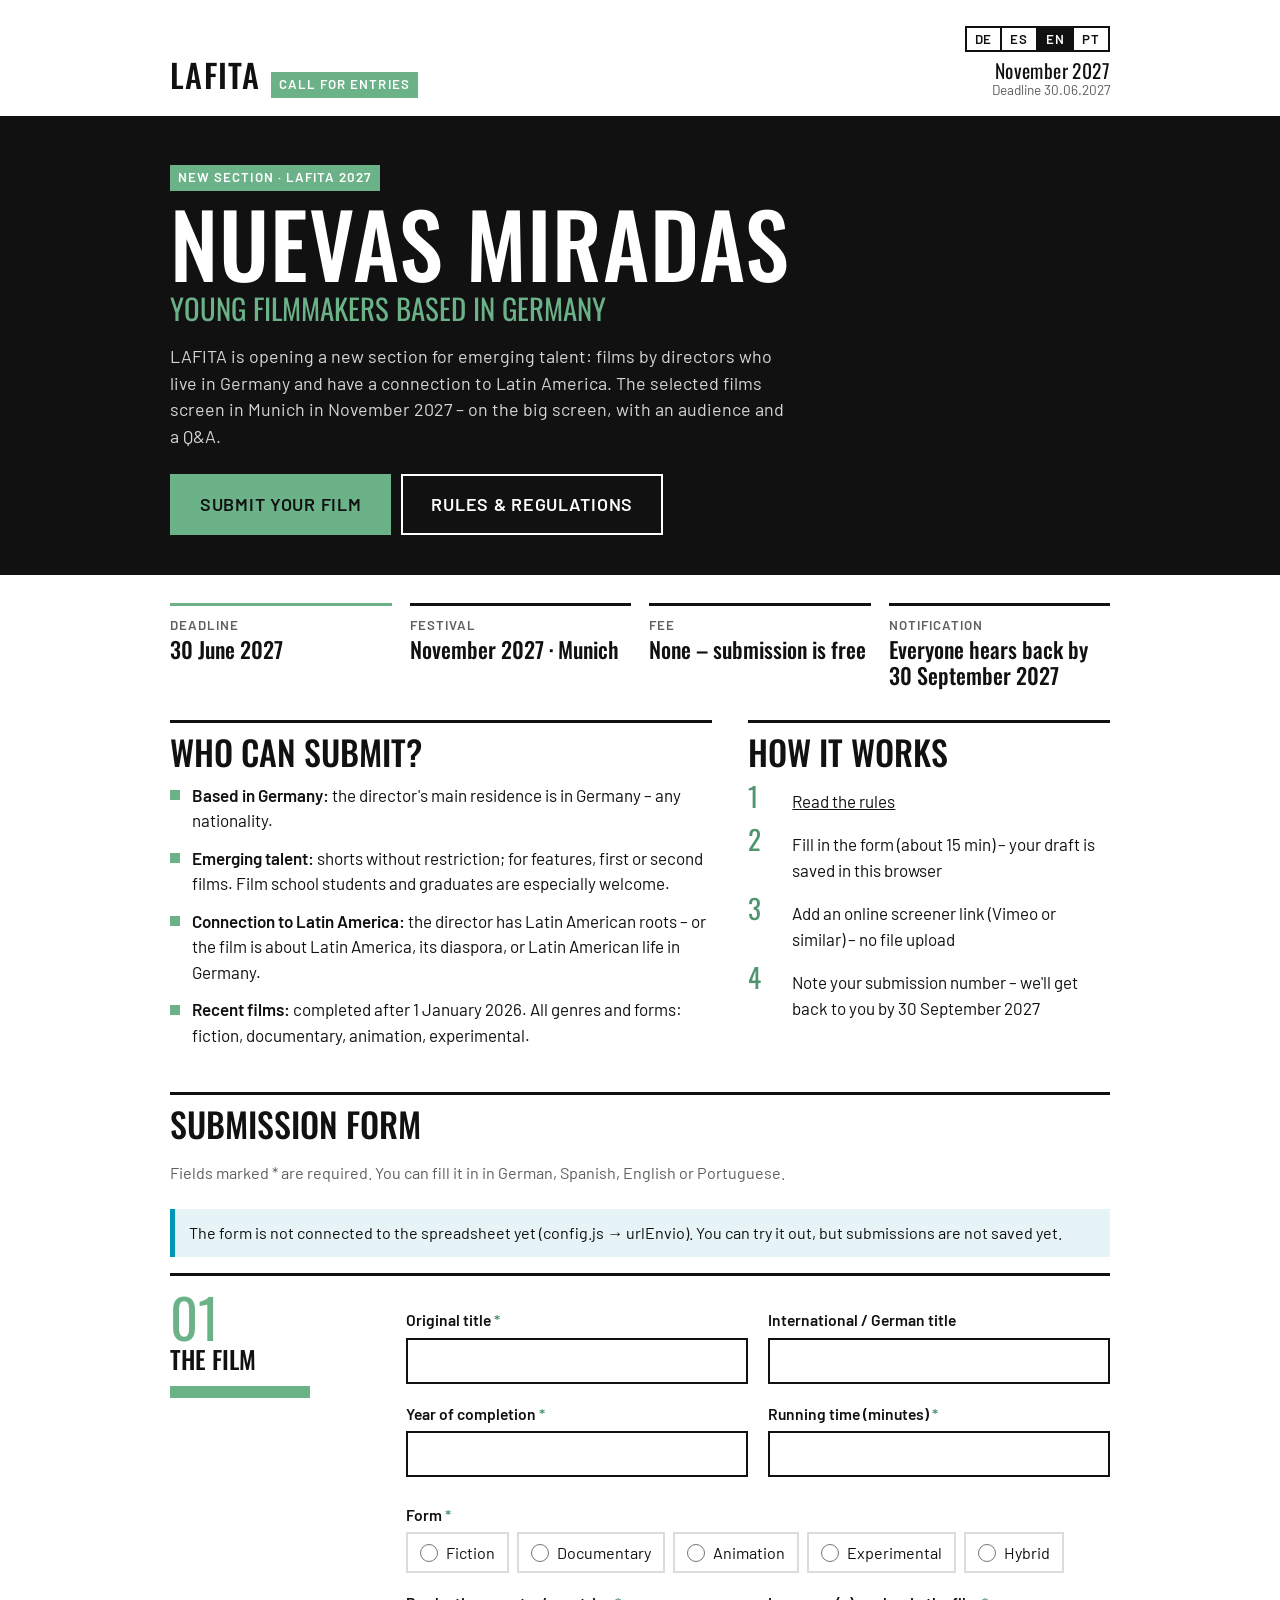
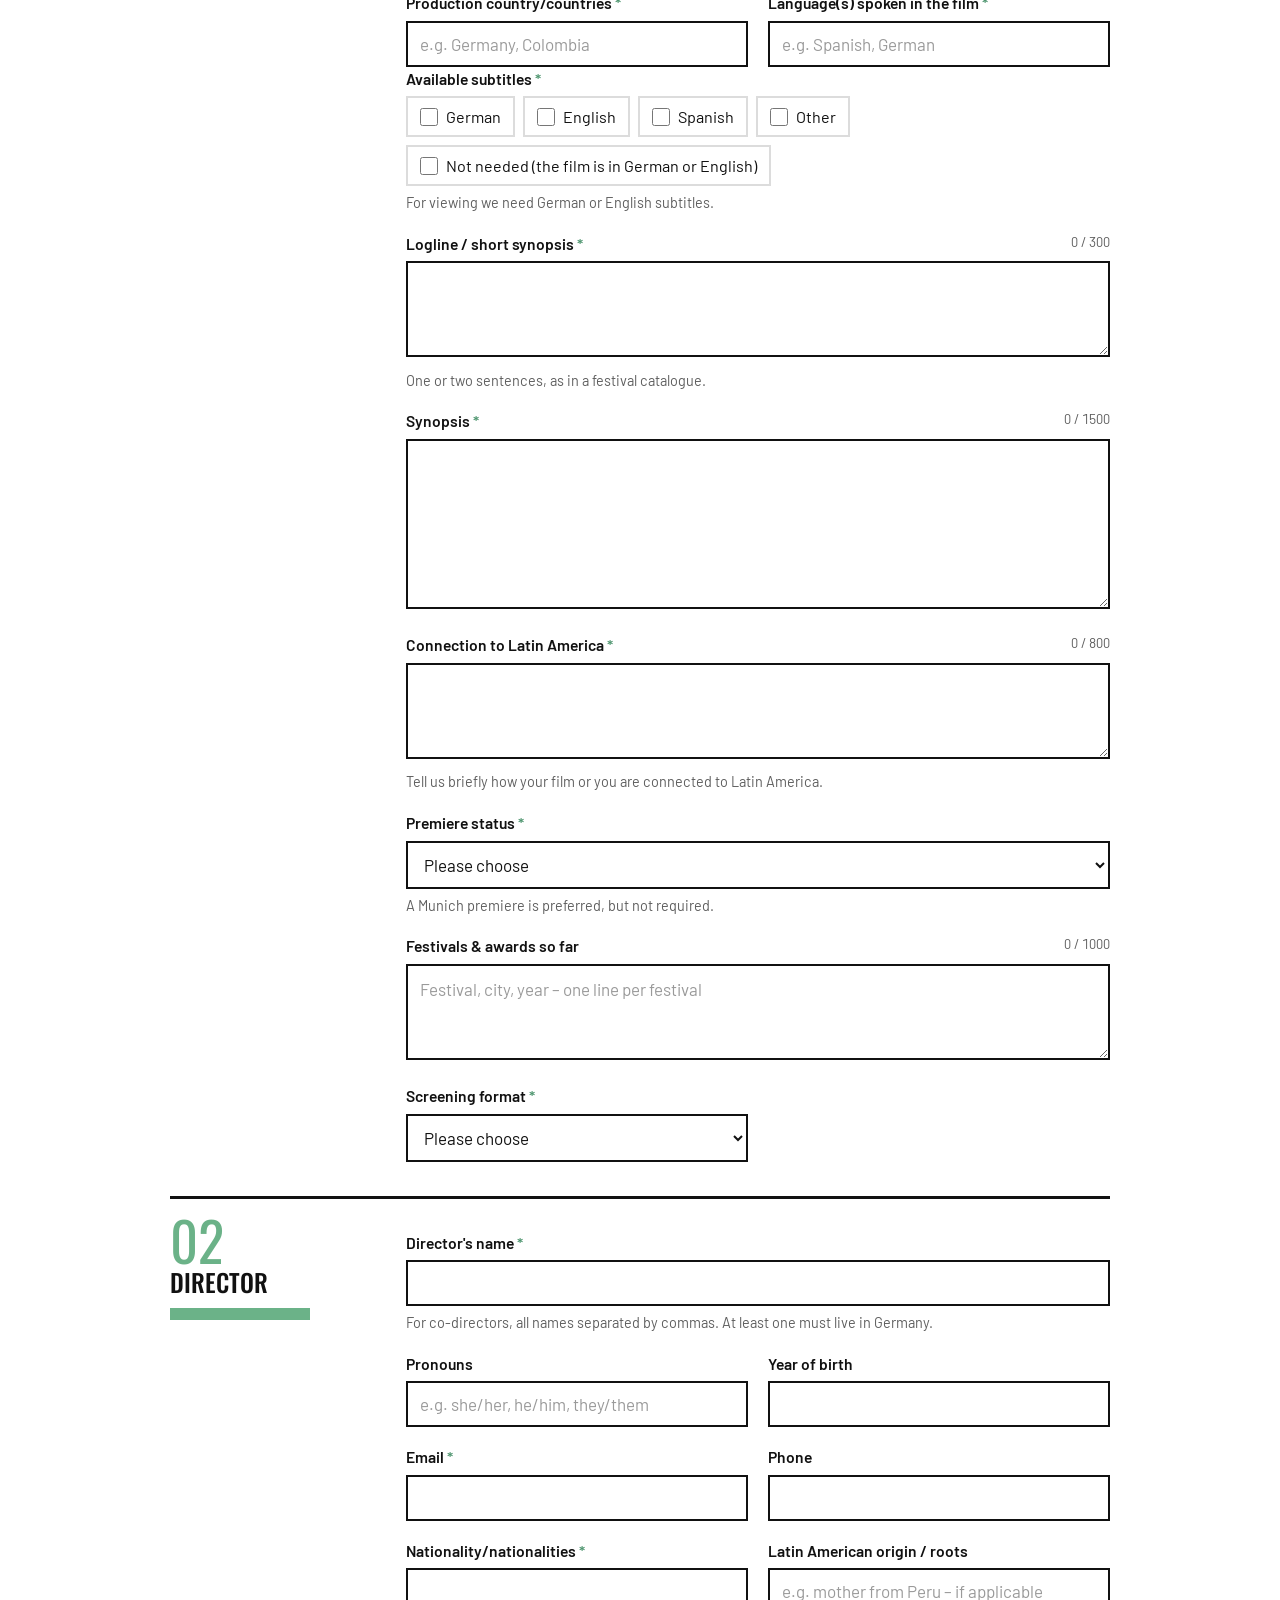
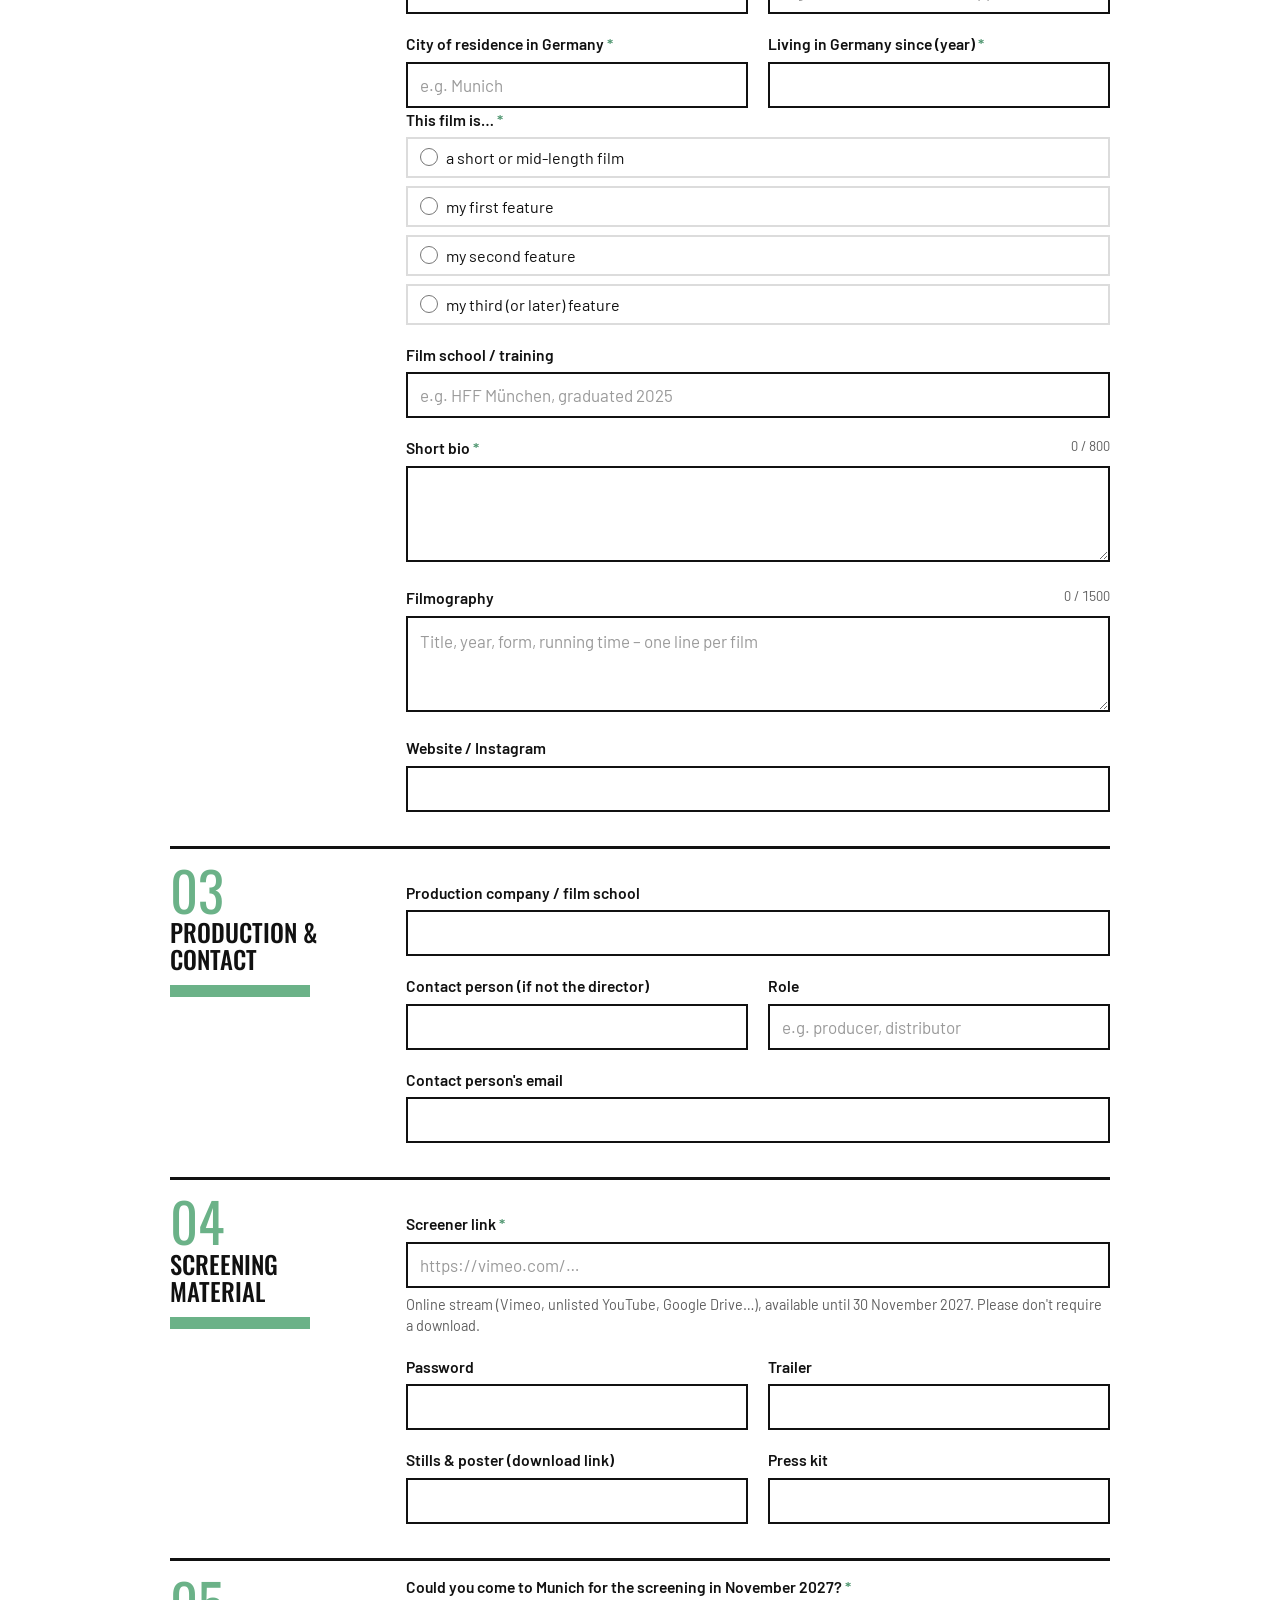
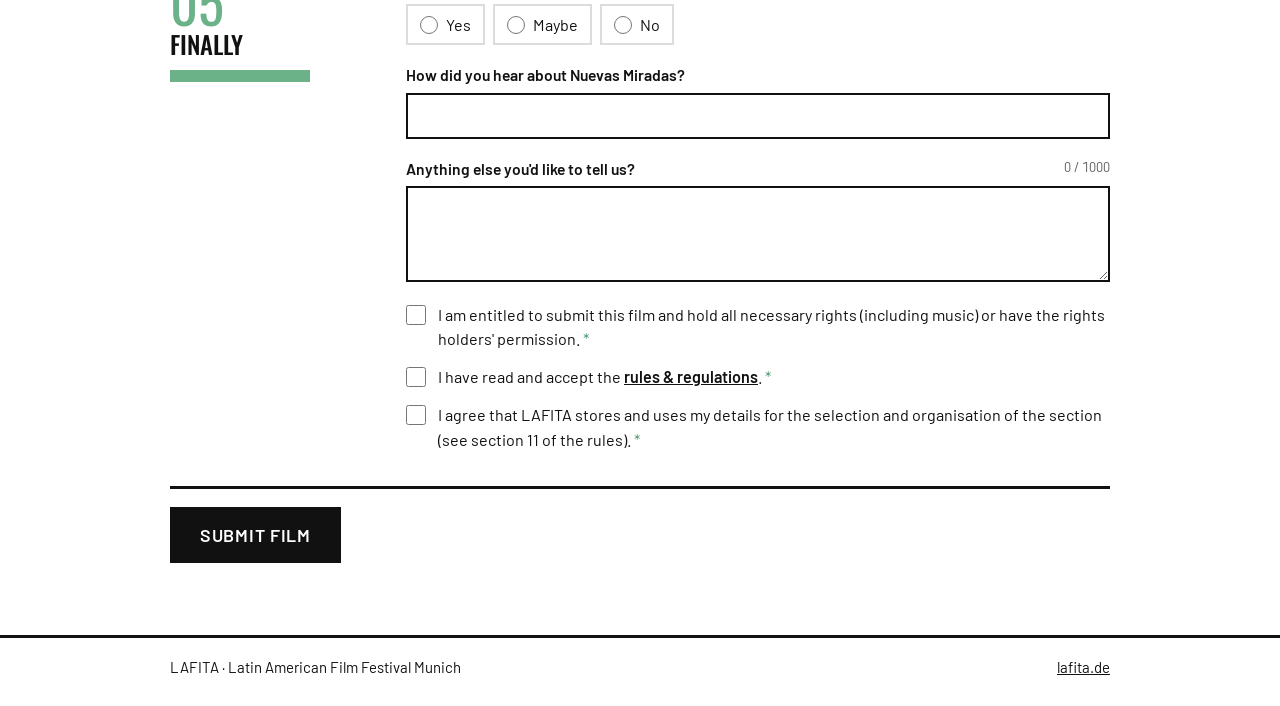
<file: index.html>
<!DOCTYPE html>
<html lang="de">
<head>
<meta charset="UTF-8">
<meta name="viewport" content="width=device-width, initial-scale=1.0">
<title>Nuevas Miradas — LAFITA Call for Entries</title>
<meta name="description" content="Nuevas Miradas: neue Sektion der Lateinamerikanischen Filmtage München für junge Filmschaffende aus Deutschland. Kostenlose Einreichung.">
<link rel="preconnect" href="https://fonts.googleapis.com">
<link rel="preconnect" href="https://fonts.gstatic.com" crossorigin>
<link rel="stylesheet" href="https://fonts.googleapis.com/css2?family=Barlow:wght@300;400;600&family=Oswald:wght@400;500&display=swap">
<link rel="stylesheet" href="style.css">
</head>
<body>

<header class="site-header">
  <div class="inner">
    <a class="brand" href="index.html"><span class="wordmark">LAFITA</span><span class="tag" data-i18n="tag"></span></a>
    <div class="header-right">
      <div class="lang-switch"></div>
      <div class="header-dates"><span data-i18n="header_month"></span><small data-i18n="header_sub"></small></div>
    </div>
  </div>
</header>

<section class="hero">
  <div class="inner">
    <p class="kicker" data-i18n="kicker"></p>
    <h1 data-i18n="hero_title"></h1>
    <p class="sub" data-i18n="hero_sub"></p>
    <p class="lead" data-i18n="hero_lead"></p>
    <div class="hero-actions">
      <a class="btn big" href="#form" id="cta" data-i18n="hero_cta"></a>
      <a class="btn big secondary" href="bases.html" data-i18n="hero_rules"></a>
    </div>
  </div>
</section>

<div class="facts">
  <div class="fact"><div class="label" data-i18n="fact_deadline"></div><div class="val" data-i18n="fact_deadline_val"></div></div>
  <div class="fact"><div class="label" data-i18n="fact_festival"></div><div class="val" data-i18n="fact_festival_val"></div></div>
  <div class="fact"><div class="label" data-i18n="fact_fee"></div><div class="val" data-i18n="fact_fee_val"></div></div>
  <div class="fact"><div class="label" data-i18n="fact_notify"></div><div class="val" data-i18n="fact_notify_val"></div></div>
</div>

<main>
  <div class="info-grid info">
    <section>
      <h2 class="section-h" data-i18n="who_title"></h2>
      <ul class="who">
        <li data-i18n="who_1"></li>
        <li data-i18n="who_2"></li>
        <li data-i18n="who_3"></li>
        <li data-i18n="who_4"></li>
      </ul>
    </section>
    <section>
      <h2 class="section-h" data-i18n="how_title"></h2>
      <ol class="steps">
        <li><a href="bases.html" data-i18n="how_1"></a></li>
        <li data-i18n="how_2"></li>
        <li data-i18n="how_3"></li>
        <li data-i18n="how_4"></li>
      </ol>
      <p class="hint contact" data-i18n="contact_line"></p>
    </section>
  </div>

  <!-- Convocatoria cerrada -->
  <div id="cerrada" class="hidden">
    <h2 class="section-h" data-i18n="closed_title"></h2>
    <p data-i18n="closed_text"></p>
  </div>

  <!-- Formulario -->
  <form id="form" novalidate>
    <div class="form-head">
      <h2 class="section-h" style="flex:1 1 100%" data-i18n="form_title"></h2>
      <p data-i18n="form_intro"></p>
    </div>
    <div id="aviso-config" class="alert info hidden" data-i18n="notconf"></div>
    <div id="aviso-borrador" class="alert success hidden"><span data-i18n="draft_restored"></span><button type="button" class="link-btn" id="btn-borrar" data-i18n="draft_clear"></button></div>

    <div id="bloques"></div>

    <!-- Trampa para robots: las personas no ven este campo -->
    <div class="hp" aria-hidden="true"><label for="website">Website</label><input type="text" id="website" name="website" tabindex="-1" autocomplete="off"></div>

    <div class="form-actions">
      <button type="submit" class="btn big" id="btn-enviar" data-i18n="btn_send"></button>
      <div id="resumen" class="alert error hidden" role="alert"></div>
    </div>
  </form>

  <!-- Confirmación -->
  <section id="hecho" class="done hidden" tabindex="-1">
    <h2 data-i18n="ok_title"></h2>
    <p id="ok-text"></p>
    <div class="code-box">
      <div class="label" data-i18n="ok_code"></div>
      <div class="code" id="ok-code"></div>
    </div>
    <p class="small" data-i18n="ok_note"></p>
    <div class="done-actions">
      <button type="button" class="btn" onclick="window.print()" data-i18n="ok_print"></button>
      <button type="button" class="btn secondary" id="btn-otra" data-i18n="ok_new"></button>
    </div>
  </section>
</main>

<footer class="site-footer">
  <div class="inner">
    <span data-i18n="footer_name"></span>
    <span><a href="https://lafita.de">lafita.de</a></span>
  </div>
</footer>

<script src="config.js"></script>
<script src="i18n.js"></script>
<script src="campos.js"></script>
<script src="formulario.js"></script>
</body>
</html>
</file>
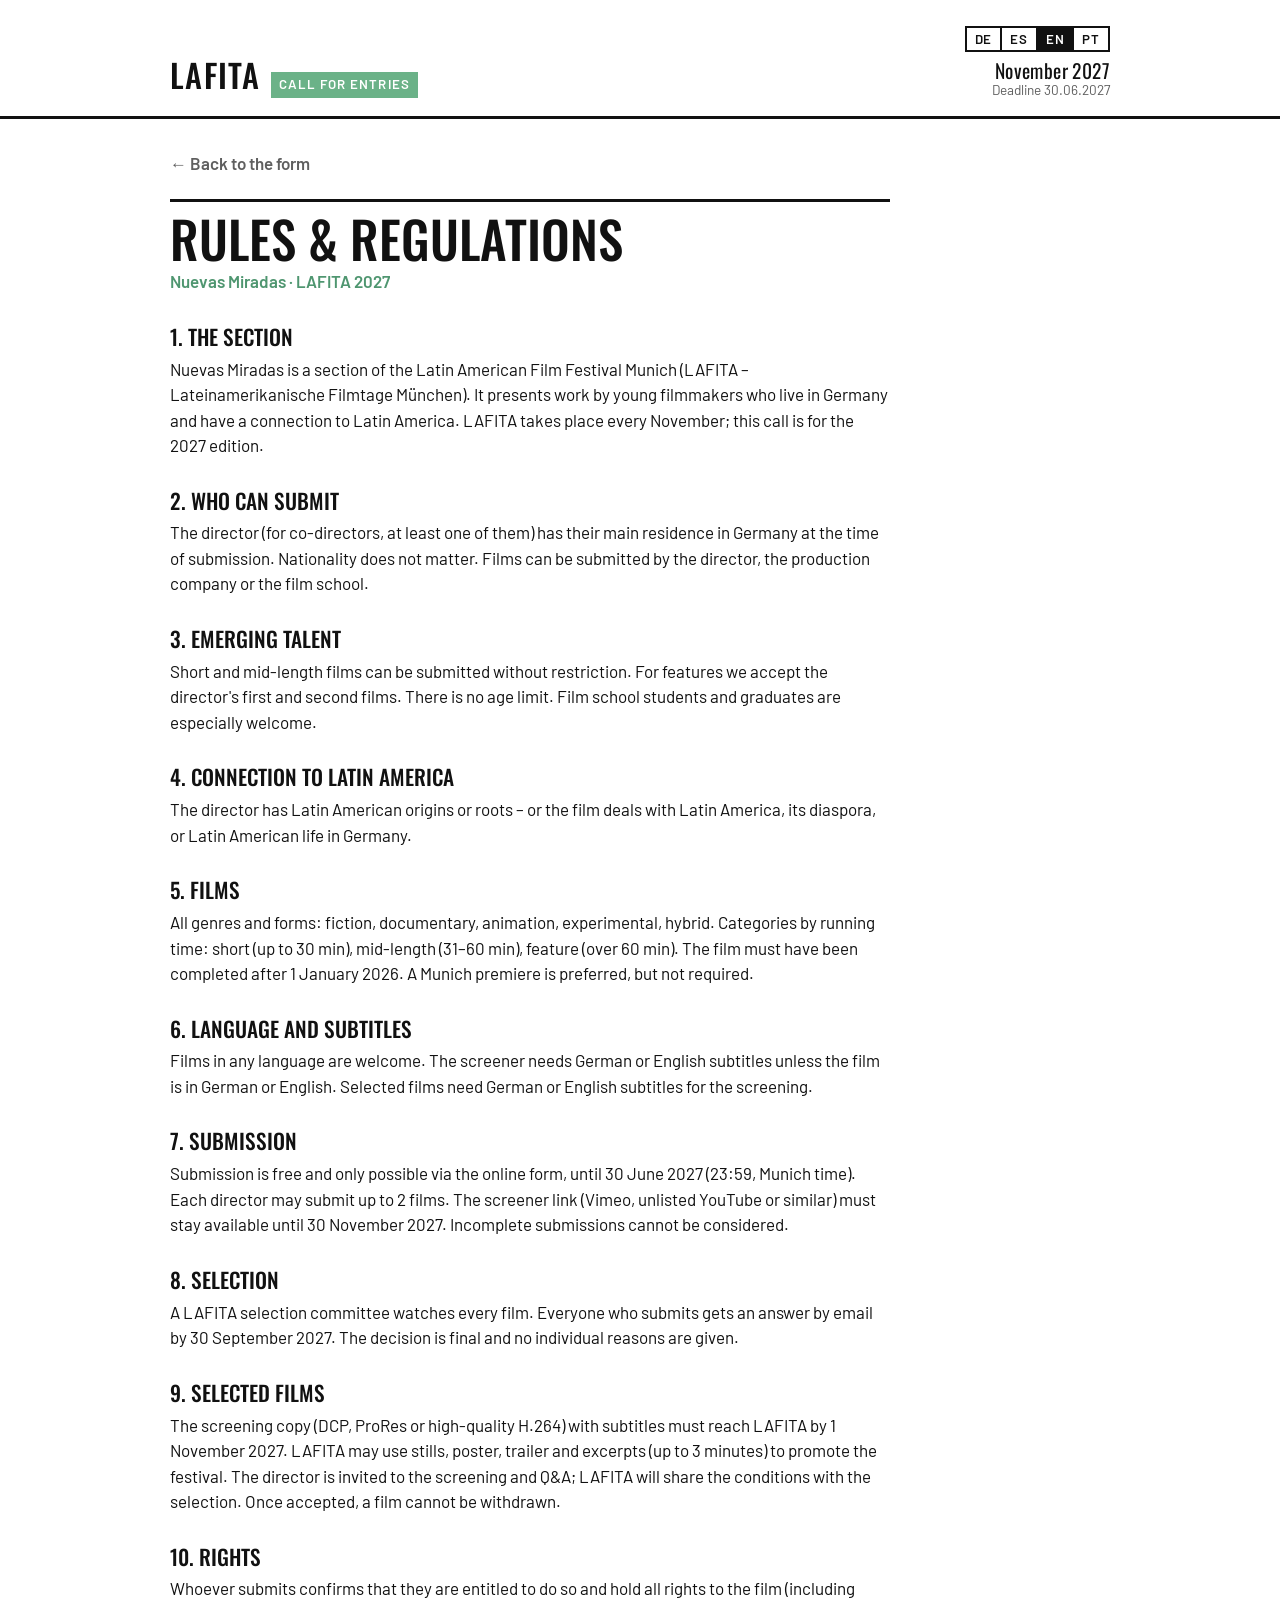
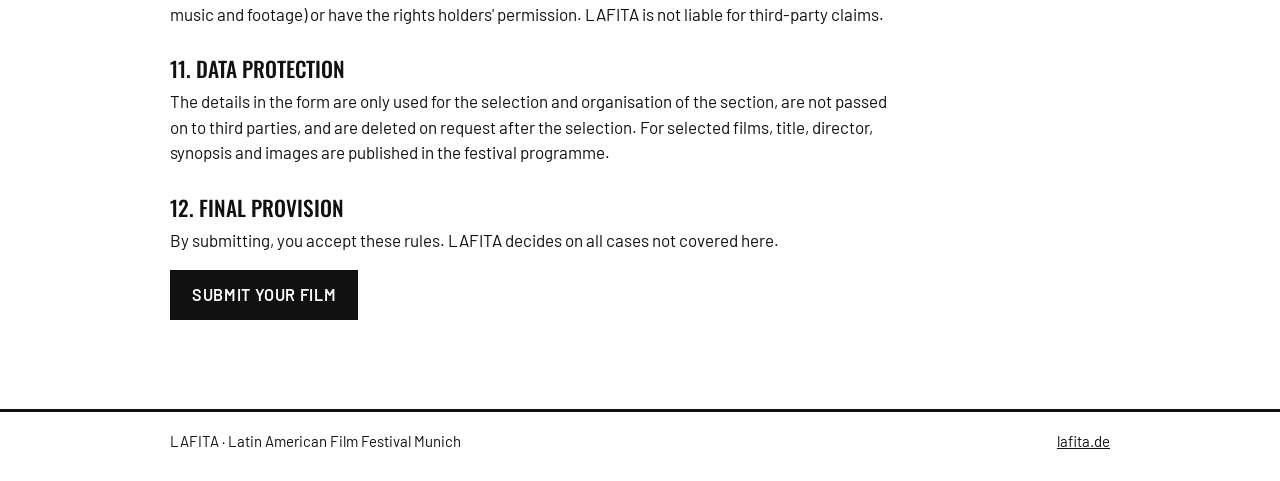
<file: bases.html>
<!DOCTYPE html>
<html lang="de">
<head>
<meta charset="UTF-8">
<meta name="viewport" content="width=device-width, initial-scale=1.0">
<title>Nuevas Miradas — Teilnahmebedingungen</title>
<link rel="preconnect" href="https://fonts.googleapis.com">
<link rel="preconnect" href="https://fonts.gstatic.com" crossorigin>
<link rel="stylesheet" href="https://fonts.googleapis.com/css2?family=Barlow:wght@300;400;600&family=Oswald:wght@400;500&display=swap">
<link rel="stylesheet" href="style.css">
</head>
<body>

<header class="site-header">
  <div class="inner">
    <a class="brand" href="index.html"><span class="wordmark">LAFITA</span><span class="tag" data-i18n="tag"></span></a>
    <div class="header-right">
      <div class="lang-switch"></div>
      <div class="header-dates"><span data-i18n="header_month"></span><small data-i18n="header_sub"></small></div>
    </div>
  </div>
</header>

<main>
  <a class="back-link" href="index.html#form" data-i18n="back_form"></a>
  <article class="rules" id="rules"></article>
  <p class="hint contact" data-i18n="contact_line"></p>
  <p><a class="btn" href="index.html#form" data-i18n="hero_cta"></a></p>
</main>

<footer class="site-footer">
  <div class="inner">
    <span data-i18n="footer_name"></span>
    <span><a href="https://lafita.de">lafita.de</a></span>
  </div>
</footer>

<script src="config.js"></script>
<script src="i18n.js"></script>
<script>
  const puntos = Array.from({ length: 12 }, (_, i) =>
    `<h2 data-i18n="r${i + 1}_h"></h2><p data-i18n="r${i + 1}"></p>`).join('');
  document.getElementById('rules').innerHTML =
    `<h1 data-i18n="rules_title"></h1><p class="sub" data-i18n="rules_sub"></p>${puntos}`;
  document.querySelectorAll('.contact').forEach(el => { el.hidden = !CONVOCATORIA.contacto; });
  initLangSwitch();
  const actualizarTitulo = () => { document.title = `Nuevas Miradas — ${t('rules_title')}`; };
  actualizarTitulo();
  document.addEventListener('langchange', actualizarTitulo);
</script>
</body>
</html>
</file>
<file: style.css>
/* ============================================================
   LAFITA · Nuevas Miradas — convocatoria
   Mismo estilo que LAFITA Tickets / lafita.de:
   blanco + negro, con verde como único acento.
   Títulos: condensada en mayúsculas (Oswald ≈ Gobold)
   Texto: Barlow (≈ DIN Pro)
   ============================================================ */

:root {
  --ink: #111111;
  --paper: #ffffff;
  --green: #6bb288;
  --green-dark: #4f9670;
  --green-soft: #eaf4ee;
  --lime: #d0d500;
  --teal: #0098b2;
  --grey: #5f5f5f;
  --line: #dcdcdc;
  --error: #b3261e;
  --warn: #9a6b00;

  --font-title: "Oswald", "Bebas Neue", "Arial Narrow", Impact, sans-serif;
  --font-body: "Barlow", "DIN Pro", "D-DIN", "Helvetica Neue", Arial, sans-serif;

  --max: 980px;
}

* { box-sizing: border-box; }

html, body {
  margin: 0;
  background: var(--paper);
  color: var(--ink);
  font-family: var(--font-body);
  font-size: 17px;
  line-height: 1.5;
  -webkit-font-smoothing: antialiased;
}
html { scroll-behavior: smooth; }

a { color: inherit; }
.hidden { display: none !important; }
:focus-visible { outline: 3px solid var(--teal); outline-offset: 2px; }

/* ---------- Cabecera ---------- */
.site-header { border-bottom: 3px solid var(--ink); }
.site-header .inner {
  max-width: var(--max);
  margin: 0 auto;
  padding: 26px 20px 18px;
  display: flex;
  align-items: flex-end;
  justify-content: space-between;
  gap: 16px;
}
.brand { display: flex; align-items: baseline; gap: 10px; text-decoration: none; color: var(--ink); }
.brand .wordmark {
  font-family: var(--font-title); font-weight: 500; font-size: 1.9rem;
  letter-spacing: 0.04em; line-height: 1;
}
.brand .tag {
  font-family: var(--font-body); font-weight: 600; font-size: 0.78rem;
  letter-spacing: 0.08em; text-transform: uppercase;
  background: var(--green); color: var(--paper); padding: 3px 8px;
}
.header-right { display: flex; flex-direction: column; align-items: flex-end; gap: 8px; }
.header-dates {
  font-family: var(--font-title); font-size: 1.15rem; letter-spacing: 0.02em;
  text-align: right; line-height: 1.15;
}
.header-dates small {
  display: block; font-family: var(--font-body); font-size: 0.8rem;
  color: var(--grey); letter-spacing: 0;
}
.lang-switch { display: flex; }
.lang-switch button {
  font-family: var(--font-body); font-weight: 600; font-size: 0.78rem; letter-spacing: 0.06em;
  background: var(--paper); color: var(--ink);
  border: 2px solid var(--ink); margin-left: -2px; padding: 3px 8px; cursor: pointer;
}
.lang-switch button:first-child { margin-left: 0; }
.lang-switch button[aria-pressed="true"] { background: var(--ink); color: var(--paper); }
@media (max-width: 520px) {
  .site-header .inner { flex-wrap: wrap; align-items: flex-start; padding: 20px 16px 14px; }
  .header-right { width: 100%; flex-direction: row-reverse; justify-content: space-between; align-items: center; }
  .header-dates { text-align: left; }
}

/* ---------- Portada (bloque negro, como el recomendador) ---------- */
.hero { background: var(--ink); color: var(--paper); }
.hero .inner { max-width: var(--max); margin: 0 auto; padding: 44px 20px 40px; }
.kicker {
  margin: 0 0 10px; display: inline-block;
  background: var(--green); color: var(--paper);
  font-weight: 600; font-size: 0.78rem; letter-spacing: 0.08em; text-transform: uppercase;
  padding: 3px 8px;
}
.hero h1 {
  margin: 0;
  font-family: var(--font-title); font-weight: 500; text-transform: uppercase;
  font-size: clamp(2.6rem, 10vw, 5.2rem); line-height: 0.95; letter-spacing: 0.01em;
}
.hero .sub {
  margin: 8px 0 0;
  font-family: var(--font-title); font-weight: 400; text-transform: uppercase;
  font-size: clamp(1.2rem, 3.6vw, 1.7rem); line-height: 1.1; color: var(--green);
}
.hero .lead { margin: 18px 0 0; max-width: 62ch; color: #d6d6d6; font-size: 1.05rem; }
.hero-actions { display: flex; flex-wrap: wrap; gap: 10px; margin-top: 24px; }
.hero .btn { background: var(--green); border-color: var(--green); color: var(--ink); }
.hero .btn:hover { background: var(--lime); border-color: var(--lime); }
.hero .btn.secondary { background: transparent; color: var(--paper); border-color: var(--paper); }
.hero .btn.secondary:hover { background: var(--paper); color: var(--ink); }

/* Datos clave */
.facts {
  max-width: var(--max); margin: 0 auto; padding: 0 20px;
  display: grid; grid-template-columns: repeat(4, 1fr); gap: 0 18px;
}
.fact { border-top: 3px solid var(--ink); padding: 10px 0 0; margin-top: 28px; }
.fact:nth-child(1) { border-color: var(--green); }
.fact .label { font-size: 0.78rem; text-transform: uppercase; letter-spacing: 0.08em; color: var(--grey); font-weight: 600; }
.fact .val { font-family: var(--font-title); font-weight: 500; font-size: 1.3rem; line-height: 1.15; margin-top: 2px; }
@media (max-width: 760px) { .facts { grid-template-columns: 1fr 1fr; } }

/* ---------- Contenido ---------- */
main { max-width: var(--max); margin: 0 auto; padding: 32px 20px 72px; }
@media (max-width: 520px) { main, .facts, .hero .inner { padding-left: 16px; padding-right: 16px; } }

.section-h {
  margin: 0 0 12px; padding-top: 10px; border-top: 3px solid var(--ink);
  font-family: var(--font-title); font-weight: 500; text-transform: uppercase;
  font-size: clamp(1.5rem, 4vw, 2rem); line-height: 1.1;
}

.info-grid { display: grid; grid-template-columns: 3fr 2fr; gap: 36px; margin-bottom: 44px; }
@media (max-width: 760px) { .info-grid { grid-template-columns: 1fr; gap: 24px; } }
.who { list-style: none; margin: 0; padding: 0; display: grid; gap: 12px; }
.who li { padding-left: 22px; position: relative; }
.who li::before { content: ""; position: absolute; left: 0; top: 0.45em; width: 10px; height: 10px; background: var(--green); }
.who b { font-weight: 600; }
.steps { list-style: none; margin: 0; padding: 0; counter-reset: paso; display: grid; gap: 12px; }
.steps li { counter-increment: paso; display: grid; grid-template-columns: 34px 1fr; gap: 10px; align-items: baseline; }
.steps li::before {
  content: counter(paso); font-family: var(--font-title); font-size: 1.6rem; line-height: 1; color: var(--green-dark);
}
.rules-link { display: inline-block; margin-top: 14px; font-weight: 600; }

.alert { padding: 12px 14px; margin: 16px 0; font-size: 0.95rem; border-left: 5px solid; }
.alert.info { border-color: var(--teal); background: #e6f4f7; }
.alert.error { border-color: var(--error); background: #fbeae9; }
.alert.success { border-color: var(--green); background: var(--green-soft); }
.alert.warn { border-color: #d49b00; background: #fff6e0; }
.alert .link-btn { margin: 0 0 0 8px; }

/* ---------- Botones ---------- */
.btn {
  display: inline-flex; align-items: center; justify-content: center; gap: 6px;
  padding: 11px 20px;
  background: var(--ink); color: var(--paper);
  border: 2px solid var(--ink); border-radius: 0;
  font-family: var(--font-body); font-weight: 600; font-size: 0.95rem;
  letter-spacing: 0.04em; text-transform: uppercase; text-decoration: none;
  cursor: pointer; white-space: nowrap;
  transition: background 0.15s ease, color 0.15s ease, border-color 0.15s ease;
}
.btn:hover { background: var(--green-dark); border-color: var(--green-dark); }
.btn.secondary { background: transparent; color: var(--ink); }
.btn.secondary:hover { background: var(--ink); color: var(--paper); border-color: var(--ink); }
.btn:disabled { background: #999; border-color: #999; cursor: not-allowed; }
.btn.small { padding: 7px 12px; font-size: 0.8rem; }
.btn.big { padding: 15px 28px; font-size: 1.05rem; }
.btn.danger { background: transparent; color: var(--error); border-color: var(--error); }
.btn.danger:hover { background: var(--error); color: var(--paper); }
.link-btn {
  background: none; border: none; padding: 0; color: var(--grey); text-decoration: underline;
  cursor: pointer; font-family: var(--font-body); font-size: 0.92rem;
}
.link-btn:hover { color: var(--ink); }
a.back-link { display: inline-block; margin-bottom: 22px; color: var(--grey); text-decoration: none; font-weight: 600; }
a.back-link:hover { color: var(--ink); text-decoration: underline; }

/* ---------- Formulario ---------- */
.form-head { display: flex; flex-wrap: wrap; justify-content: space-between; align-items: baseline; gap: 6px 18px; }
.form-head p { margin: 0 0 8px; color: var(--grey); font-size: 0.95rem; }

.block {
  display: grid; grid-template-columns: 200px 1fr; gap: 0 36px;
  border-top: 3px solid var(--ink); padding: 14px 0 34px; margin: 0;
  scroll-margin-top: 16px;
}
.block-title { position: sticky; top: 16px; align-self: start; }
.block-title .n { font-family: var(--font-title); font-size: 3.2rem; line-height: 1; color: var(--green); }
.block-title h3 {
  margin: 2px 0 0; font-family: var(--font-title); font-weight: 500; text-transform: uppercase;
  font-size: 1.45rem; line-height: 1.1;
}
.green-bar { height: 12px; background: var(--green); margin: 12px 0 0; max-width: 140px; }
.fields { display: grid; grid-template-columns: 1fr 1fr; gap: 0 20px; align-content: start; }
.field { grid-column: span 2; min-width: 0; border: 0; padding: 0; margin: 0; }
.field.half { grid-column: span 1; }
@media (max-width: 760px) {
  .block { grid-template-columns: 1fr; }
  .block-title { position: static; display: flex; align-items: baseline; gap: 12px; }
  .block-title .n { font-size: 2.2rem; }
  .block-title .green-bar { display: none; }
}
@media (max-width: 520px) {
  .fields { grid-template-columns: 1fr; }
  .field, .field.half { grid-column: span 1; }
}

label, .field > legend {
  display: block; margin: 18px 0 6px; padding: 0;
  font-weight: 600; font-size: 0.92rem;
}
.req { color: var(--green-dark); }
.hint { margin: 6px 0 0; font-size: 0.85rem; color: var(--grey); }
.hint:empty { display: none; }

input[type="text"], input[type="email"], input[type="url"], input[type="number"],
input[type="tel"], input[type="password"], input[type="search"], select, textarea {
  width: 100%; padding: 11px 12px;
  border: 2px solid var(--ink); border-radius: 0;
  background: var(--paper); color: var(--ink);
  font-family: var(--font-body); font-size: 1rem;
}
textarea { resize: vertical; min-height: 96px; line-height: 1.45; }
textarea.tall { min-height: 170px; }
input:focus, select:focus, textarea:focus { outline: none; border-color: var(--teal); box-shadow: 0 0 0 3px rgba(0,152,178,0.18); }
input::placeholder, textarea::placeholder { color: #9a9a9a; }
[aria-invalid="true"] { border-color: var(--error) !important; }

.counter { float: right; font-size: 0.8rem; color: var(--grey); font-weight: 400; font-variant-numeric: tabular-nums; }
.counter.over { color: var(--error); font-weight: 600; }
.cat-out { margin: 6px 0 0; font-weight: 600; font-size: 0.9rem; color: var(--green-dark); min-height: 1.3em; }

/* Opciones (radio / checkbox) como casillas */
.choices { display: flex; flex-wrap: wrap; gap: 8px; }
.choices.stack { flex-direction: column; align-items: stretch; }
.choice {
  display: inline-flex; align-items: center; gap: 8px; margin: 0;
  padding: 8px 12px; border: 2px solid var(--line); cursor: pointer;
  font-weight: 400; font-size: 0.95rem; line-height: 1.3; background: var(--paper);
}
.choice:hover { border-color: var(--ink); }
.choice input { margin: 0; width: 18px; height: 18px; accent-color: var(--green-dark); flex: none; }
.choice:has(input:checked) { border-color: var(--ink); background: var(--green-soft); }
.choice:has(input:focus-visible) { outline: 3px solid var(--teal); outline-offset: 2px; }
fieldset[aria-invalid="true"] .choice { border-color: var(--error); }

.check {
  display: grid; grid-template-columns: 22px 1fr; gap: 10px; align-items: start;
  margin: 14px 0 0; font-weight: 400; font-size: 0.95rem; cursor: pointer;
}
.check input { width: 20px; height: 20px; margin: 2px 0 0; accent-color: var(--green-dark); }
.check a { font-weight: 600; }
.field[aria-invalid="true"] .check { color: var(--error); }

.field-error { margin: 6px 0 0; color: var(--error); font-size: 0.88rem; font-weight: 600; }
.field-error:empty { display: none; }

.form-actions {
  border-top: 3px solid var(--ink); padding-top: 18px;
  display: flex; flex-wrap: wrap; gap: 12px 20px; align-items: center;
}
.form-actions .alert { flex-basis: 100%; margin: 0; }

.hp { position: absolute; left: -9999px; width: 1px; height: 1px; overflow: hidden; }

/* ---------- Confirmación ---------- */
.done { max-width: 620px; margin: 0 auto; }
.done h2 {
  margin: 0; padding-top: 10px; border-top: 3px solid var(--ink);
  font-family: var(--font-title); font-weight: 500; text-transform: uppercase;
  font-size: clamp(1.8rem, 5vw, 2.6rem); line-height: 1.05; text-wrap: balance;
}
.done p { margin: 14px 0 0; }
.code-box { margin: 22px 0 0; padding: 16px 18px; background: var(--green-soft); border-left: 6px solid var(--green); }
.code-box .label { font-size: 0.78rem; text-transform: uppercase; letter-spacing: 0.08em; font-weight: 600; color: var(--grey); }
.code-box .code {
  font-family: "Courier New", ui-monospace, monospace; font-weight: 700;
  font-size: clamp(1.6rem, 6vw, 2.2rem); letter-spacing: 0.06em;
}
.done .small { color: var(--grey); font-size: 0.9rem; }
.done-actions { display: flex; flex-wrap: wrap; gap: 10px; margin-top: 22px; }

/* ---------- Bases ---------- */
.rules { max-width: 720px; }
.rules h1 {
  margin: 0; padding-top: 10px; border-top: 3px solid var(--ink);
  font-family: var(--font-title); font-weight: 500; text-transform: uppercase;
  font-size: clamp(2rem, 6vw, 3rem); line-height: 1.05;
}
.rules .sub { margin: 4px 0 24px; color: var(--green-dark); font-weight: 600; }
.rules h2 { margin: 26px 0 4px; font-family: var(--font-title); font-weight: 500; text-transform: uppercase; font-size: 1.25rem; }
.rules p { margin: 0; }

/* ---------- Pie ---------- */
.site-footer { border-top: 3px solid var(--ink); font-size: 0.88rem; }
.site-footer .inner {
  max-width: var(--max); margin: 0 auto; padding: 18px 20px 28px;
  display: flex; flex-wrap: wrap; gap: 8px 20px; justify-content: space-between;
}
.site-footer a { color: var(--ink); }

@media (prefers-reduced-motion: reduce) {
  html { scroll-behavior: auto; }
  * { animation: none !important; transition: none !important; }
}

@media print {
  .site-header .lang-switch, .hero, .facts, .info, #form, .done-actions, .site-footer, .back-link { display: none !important; }
  main { padding: 0; }
}
</file>
